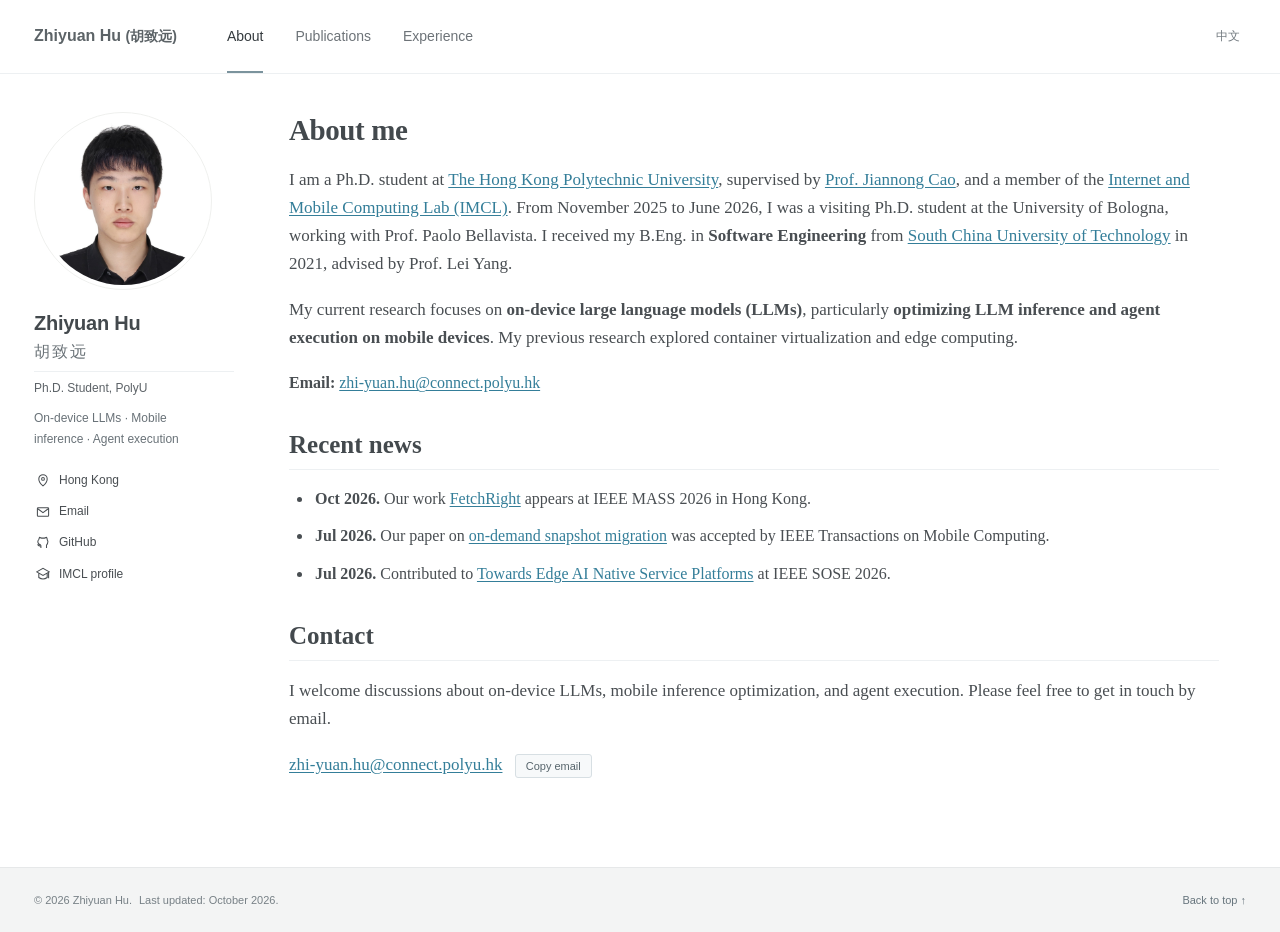
<file: index.html>
<!doctype html><html lang="en"><head><meta charset="utf-8"><meta name="viewport" content="width=device-width, initial-scale=1"><meta name="description" content="About — Zhiyuan Hu. On-device LLMs · Mobile inference · Agent execution"><meta name="theme-color" content="#ffffff"><title>About - Zhiyuan Hu (胡致远)</title><link rel="icon" href="assets/favicon.svg" type="image/svg+xml"><link rel="stylesheet" href="styles.css"><script src="app.js" defer></script></head><body>
<a class="skip-link" href="#main"><span data-zh="跳转到正文">Skip to content</span></a><header class="masthead"><div class="masthead-inner"><a class="site-title" href="index.html">Zhiyuan Hu <span lang="zh-Hans">(胡致远)</span></a><nav class="desktop-nav" aria-label="Main navigation"><a href="index.html" aria-current="page"><span data-zh="关于我">About</span></a><a href="publications.html"><span data-zh="学术论文">Publications</span></a><a href="experience.html"><span data-zh="经历与服务">Experience</span></a></nav><button id="language-toggle" aria-label="Switch to Chinese">中文</button><button id="menu-toggle" aria-label="Open navigation" aria-expanded="false" aria-controls="mobile-nav">☰</button></div><nav class="mobile-nav" id="mobile-nav" aria-label="Mobile navigation" hidden><a href="index.html" aria-current="page"><span data-zh="关于我">About</span></a><a href="publications.html"><span data-zh="学术论文">Publications</span></a><a href="experience.html"><span data-zh="经历与服务">Experience</span></a></nav></header>
<div class="page-layout"><aside class="sidebar" aria-label="Profile"><a class="portrait-link" href="index.html"><img class="portrait" src="assets/zhiyuan-hu.jpg" alt="Zhiyuan Hu" width="170" height="170"></a><div class="profile-summary"><h2>Zhiyuan Hu <span lang="zh-Hans">胡致远</span></h2><p class="profile-role" data-zh="香港理工大学 · 博士研究生">Ph.D. Student, PolyU</p><p class="profile-interests" data-zh="端侧大语言模型 · 移动端推理 · 智能体执行">On-device LLMs · Mobile inference · Agent execution</p></div><ul class="profile-links"><li><svg viewBox="0 0 20 20" aria-hidden="true"><path d="M16 7c0 5-6 10-6 10S4 12 4 7a6 6 0 0 1 12 0Z"/><circle cx="10" cy="7" r="2"/></svg><span data-zh="中国香港">Hong Kong</span></li><li><svg viewBox="0 0 20 20" aria-hidden="true"><rect x="2" y="4" width="16" height="12" rx="1"/><path d="m2 5 8 6 8-6"/></svg><a href="mailto:zhi-yuan.hu@connect.polyu.hk"><span data-zh="电子邮件">Email</span></a></li><li><svg viewBox="0 0 20 20" aria-hidden="true"><path d="M7 17v-3c-4 1-4-2-5-2m13 5v-4c1-1 2-2 2-5 0-1-1-2-1-3 0-1 0-2-1-3l-3 1H8L5 2 4 5C1 8 3 12 7 13"/></svg><a href="https://github.com/zhiyuanGH" target="_blank" rel="noopener noreferrer">GitHub</a></li><li><svg viewBox="0 0 20 20" aria-hidden="true"><path d="m1 7 9-5 9 5-9 5Zm3 2v6c4 3 8 3 12 0V9M18 8v8"/></svg><a href="https://www4.comp.polyu.edu.hk/~labimcl/profile/zhiyuan-hu.html" target="_blank" rel="noopener noreferrer"><span data-zh="实验室主页">IMCL profile</span></a></li></ul></aside><main id="main" class="page-content"><h1 data-zh="关于我">About me</h1><p data-zh="我是&lt;a href=&quot;https://www.polyu.edu.hk/&quot; target=&quot;_blank&quot; rel=&quot;noopener noreferrer&quot;&gt;香港理工大学&lt;/a&gt;的博士研究生，导师是&lt;a href=&quot;https://www4.comp.polyu.edu.hk/~csjcao/&quot; target=&quot;_blank&quot; rel=&quot;noopener noreferrer&quot;&gt;曹建农教授&lt;/a&gt;，也是&lt;a href=&quot;https://www4.comp.polyu.edu.hk/~labimcl/&quot; target=&quot;_blank&quot; rel=&quot;noopener noreferrer&quot;&gt;互联网与移动计算实验室（IMCL）&lt;/a&gt;的成员。2025 年 11 月至 2026 年 6 月，我在博洛尼亚大学担任访问博士生，与 Paolo Bellavista 教授合作。我于 2021 年获得&lt;a href=&quot;https://www.scut.edu.cn/en/&quot; target=&quot;_blank&quot; rel=&quot;noopener noreferrer&quot;&gt;华南理工大学&lt;/a&gt;&lt;strong&gt;软件工程专业工学学士&lt;/strong&gt;学位，本科导师为杨磊教授。">I am a Ph.D. student at <a href="https://www.polyu.edu.hk/" target="_blank" rel="noopener noreferrer">The Hong Kong Polytechnic University</a>, supervised by <a href="https://www4.comp.polyu.edu.hk/~csjcao/" target="_blank" rel="noopener noreferrer">Prof. Jiannong Cao</a>, and a member of the <a href="https://www4.comp.polyu.edu.hk/~labimcl/" target="_blank" rel="noopener noreferrer">Internet and Mobile Computing Lab (IMCL)</a>. From November 2025 to June 2026, I was a visiting Ph.D. student at the University of Bologna, working with Prof. Paolo Bellavista. I received my B.Eng. in <strong>Software Engineering</strong> from <a href="https://www.scut.edu.cn/en/" target="_blank" rel="noopener noreferrer">South China University of Technology</a> in 2021, advised by Prof. Lei Yang.</p><p data-zh="我目前的研究聚焦于&lt;strong&gt;端侧大语言模型（LLM）&lt;/strong&gt;，尤其是&lt;strong&gt;移动设备上的 LLM 推理优化与智能体执行优化&lt;/strong&gt;。此前，我主要研究容器虚拟化与边缘计算。">My current research focuses on <strong>on-device large language models (LLMs)</strong>, particularly <strong>optimizing LLM inference and agent execution on mobile devices</strong>. My previous research explored container virtualization and edge computing.</p><p class="inline-contact"><strong>Email:</strong> <a href="mailto:zhi-yuan.hu@connect.polyu.hk">zhi-yuan.hu@connect.polyu.hk</a></p><section id="news"><h2 data-zh="近期动态">Recent news</h2><ul class="news-list"><li data-zh="&lt;strong&gt;2026 年 10 月。&lt;/strong&gt;我们的研究 &lt;a href=&quot;https://mass-conf.github.io/2026/technicalsessions.html&quot; target=&quot;_blank&quot; rel=&quot;noopener noreferrer&quot;&gt;FetchRight&lt;/a&gt; 在香港举办的 IEEE MASS 2026 上发表。"><strong>Oct 2026.</strong> Our work <a href="https://mass-conf.github.io/2026/technicalsessions.html" target="_blank" rel="noopener noreferrer">FetchRight</a> appears at IEEE MASS 2026 in Hong Kong.</li><li data-zh="&lt;strong&gt;2026 年 7 月。&lt;/strong&gt;我们的&lt;a href=&quot;https://doi.org/10.1109/TMC.2026.3720463&quot; target=&quot;_blank&quot; rel=&quot;noopener noreferrer&quot;&gt;按需快照迁移论文&lt;/a&gt;被 IEEE Transactions on Mobile Computing 录用。"><strong>Jul 2026.</strong> Our paper on <a href="https://doi.org/10.1109/TMC.2026.3720463" target="_blank" rel="noopener noreferrer">on-demand snapshot migration</a> was accepted by IEEE Transactions on Mobile Computing.</li><li data-zh="&lt;strong&gt;2026 年 7 月。&lt;/strong&gt;参与的研究 &lt;a href=&quot;https://dblp.org/rec/conf/sose/CaoHZSL26&quot; target=&quot;_blank&quot; rel=&quot;noopener noreferrer&quot;&gt;Towards Edge AI Native Service Platforms&lt;/a&gt; 在 IEEE SOSE 2026 发表。"><strong>Jul 2026.</strong> Contributed to <a href="https://dblp.org/rec/conf/sose/CaoHZSL26" target="_blank" rel="noopener noreferrer">Towards Edge AI Native Service Platforms</a> at IEEE SOSE 2026.</li></ul></section><section id="contact"><h2 data-zh="联系我">Contact</h2><p data-zh="欢迎交流端侧大语言模型、移动设备推理优化与智能体执行相关的研究问题。你可以通过邮件联系我。">I welcome discussions about on-device LLMs, mobile inference optimization, and agent execution. Please feel free to get in touch by email.</p><p><a href="mailto:zhi-yuan.hu@connect.polyu.hk">zhi-yuan.hu@connect.polyu.hk</a> <button id="copy-email" class="small-button"><span data-zh="复制邮箱">Copy email</span></button></p></section></main></div>
<footer class="site-footer"><div><span>© 2026 Zhiyuan Hu.</span> <span data-zh="更新于 2026 年 10 月。">Last updated: October 2026.</span><a href="#"><span data-zh="回到顶部">Back to top</span> ↑</a></div></footer>
<dialog id="citation-dialog" aria-labelledby="citation-title"><div class="dialog-heading"><h2 id="citation-title"><span data-zh="引用论文">Cite this work</span></h2><button class="close-dialog" aria-label="Close citation">×</button></div><pre id="citation-text"></pre><p id="citation-status" role="status" aria-live="polite"></p><button class="small-button" id="copy-citation"><span data-zh="复制 BibTeX">Copy BibTeX</span></button></dialog><div id="toast" class="toast" role="status" aria-live="polite"></div>
</body></html>
</file>
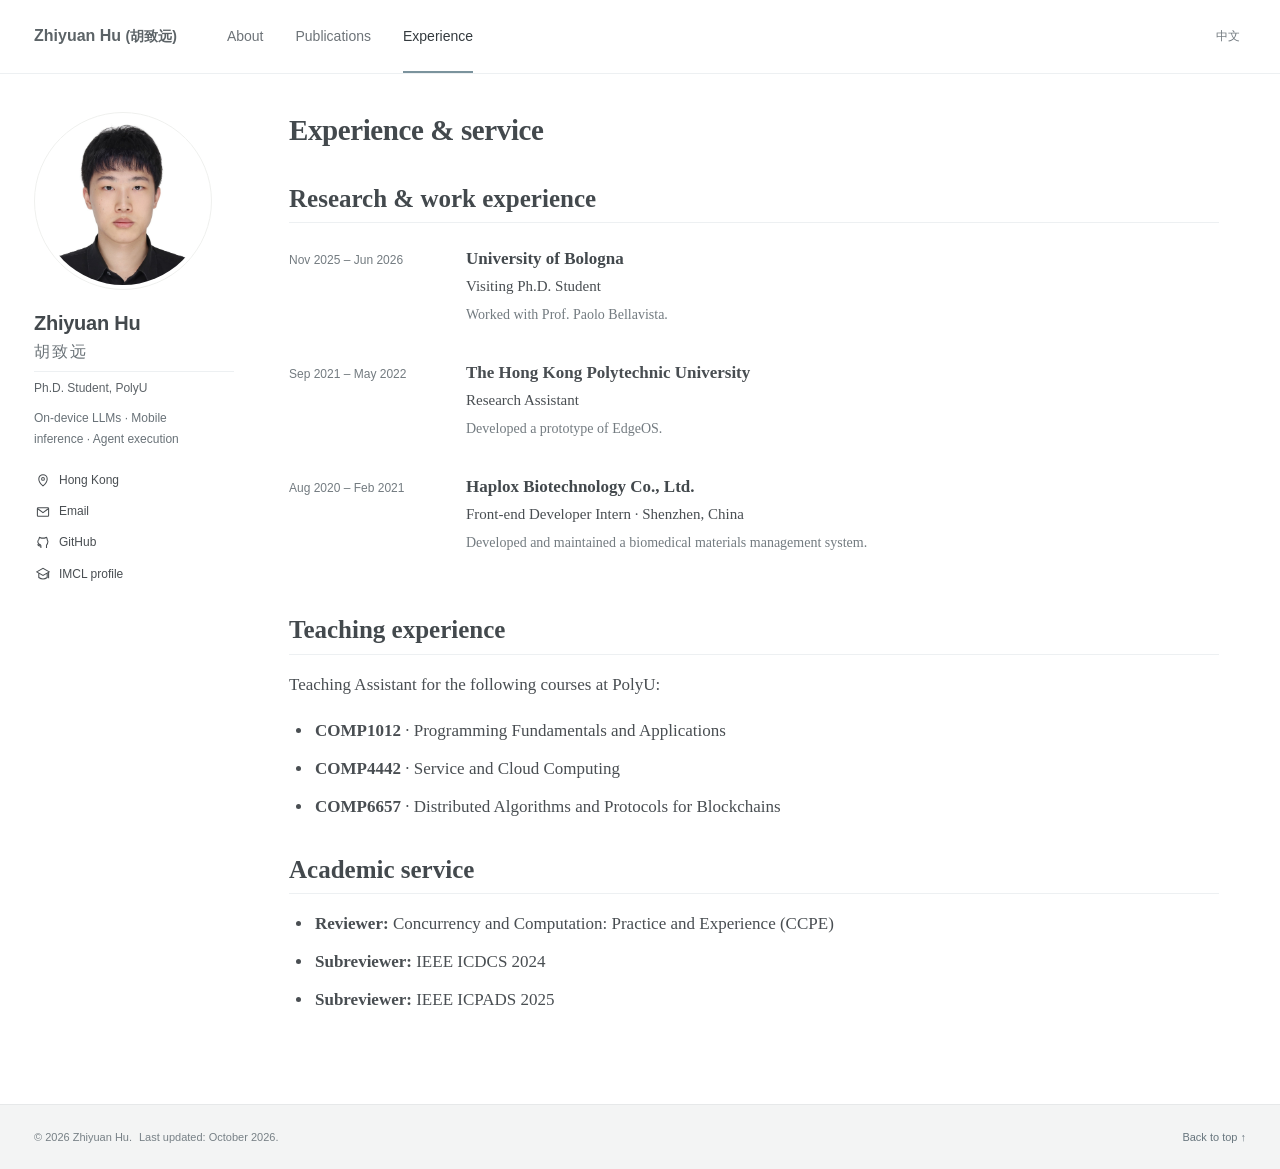
<file: experience.html>
<!doctype html><html lang="en"><head><meta charset="utf-8"><meta name="viewport" content="width=device-width, initial-scale=1"><meta name="description" content="Experience — Zhiyuan Hu. On-device LLMs · Mobile inference · Agent execution"><meta name="theme-color" content="#ffffff"><title>Experience - Zhiyuan Hu (胡致远)</title><link rel="icon" href="assets/favicon.svg" type="image/svg+xml"><link rel="stylesheet" href="styles.css"><script src="app.js" defer></script></head><body>
<a class="skip-link" href="#main"><span data-zh="跳转到正文">Skip to content</span></a><header class="masthead"><div class="masthead-inner"><a class="site-title" href="index.html">Zhiyuan Hu <span lang="zh-Hans">(胡致远)</span></a><nav class="desktop-nav" aria-label="Main navigation"><a href="index.html"><span data-zh="关于我">About</span></a><a href="publications.html"><span data-zh="学术论文">Publications</span></a><a href="experience.html" aria-current="page"><span data-zh="经历与服务">Experience</span></a></nav><button id="language-toggle" aria-label="Switch to Chinese">中文</button><button id="menu-toggle" aria-label="Open navigation" aria-expanded="false" aria-controls="mobile-nav">☰</button></div><nav class="mobile-nav" id="mobile-nav" aria-label="Mobile navigation" hidden><a href="index.html"><span data-zh="关于我">About</span></a><a href="publications.html"><span data-zh="学术论文">Publications</span></a><a href="experience.html" aria-current="page"><span data-zh="经历与服务">Experience</span></a></nav></header>
<div class="page-layout"><aside class="sidebar" aria-label="Profile"><a class="portrait-link" href="index.html"><img class="portrait" src="assets/zhiyuan-hu.jpg" alt="Zhiyuan Hu" width="170" height="170"></a><div class="profile-summary"><h2>Zhiyuan Hu <span lang="zh-Hans">胡致远</span></h2><p class="profile-role" data-zh="香港理工大学 · 博士研究生">Ph.D. Student, PolyU</p><p class="profile-interests" data-zh="端侧大语言模型 · 移动端推理 · 智能体执行">On-device LLMs · Mobile inference · Agent execution</p></div><ul class="profile-links"><li><svg viewBox="0 0 20 20" aria-hidden="true"><path d="M16 7c0 5-6 10-6 10S4 12 4 7a6 6 0 0 1 12 0Z"/><circle cx="10" cy="7" r="2"/></svg><span data-zh="中国香港">Hong Kong</span></li><li><svg viewBox="0 0 20 20" aria-hidden="true"><rect x="2" y="4" width="16" height="12" rx="1"/><path d="m2 5 8 6 8-6"/></svg><a href="mailto:zhi-yuan.hu@connect.polyu.hk"><span data-zh="电子邮件">Email</span></a></li><li><svg viewBox="0 0 20 20" aria-hidden="true"><path d="M7 17v-3c-4 1-4-2-5-2m13 5v-4c1-1 2-2 2-5 0-1-1-2-1-3 0-1 0-2-1-3l-3 1H8L5 2 4 5C1 8 3 12 7 13"/></svg><a href="https://github.com/zhiyuanGH" target="_blank" rel="noopener noreferrer">GitHub</a></li><li><svg viewBox="0 0 20 20" aria-hidden="true"><path d="m1 7 9-5 9 5-9 5Zm3 2v6c4 3 8 3 12 0V9M18 8v8"/></svg><a href="https://www4.comp.polyu.edu.hk/~labimcl/profile/zhiyuan-hu.html" target="_blank" rel="noopener noreferrer"><span data-zh="实验室主页">IMCL profile</span></a></li></ul></aside><main id="main" class="page-content"><h1 data-zh="经历与学术服务">Experience & service</h1><section><h2 data-zh="科研与工作经历">Research & work experience</h2><div class="dated-entry"><div class="entry-date"><span data-zh="2025 年 11 月 – 2026 年 6 月">Nov 2025 – Jun 2026</span></div><div><h3>University of Bologna</h3><p data-zh="访问博士生">Visiting Ph.D. Student</p><p class="entry-detail" data-zh="与 Paolo Bellavista 教授合作。">Worked with Prof. Paolo Bellavista.</p></div></div><div class="dated-entry"><div class="entry-date"><span data-zh="2021 年 9 月 – 2022 年 5 月">Sep 2021 – May 2022</span></div><div><h3><a href="https://www.polyu.edu.hk/" target="_blank" rel="noopener noreferrer">The Hong Kong Polytechnic University</a></h3><p data-zh="研究助理">Research Assistant</p><p class="entry-detail" data-zh="参与 EdgeOS 原型系统开发。">Developed a prototype of EdgeOS.</p></div></div><div class="dated-entry"><div class="entry-date"><span data-zh="2020 年 8 月 – 2021 年 2 月">Aug 2020 – Feb 2021</span></div><div><h3>Haplox Biotechnology Co., Ltd.</h3><p data-zh="前端开发实习生 · Shenzhen, China">Front-end Developer Intern · Shenzhen, China</p><p class="entry-detail" data-zh="开发与维护生物医学材料管理系统。">Developed and maintained a biomedical materials management system.</p></div></div></section><section><h2 data-zh="教学经历">Teaching experience</h2><p data-zh="曾在香港理工大学担任以下课程的助教：">Teaching Assistant for the following courses at PolyU:</p><ul><li><strong>COMP1012</strong> · Programming Fundamentals and Applications</li><li><strong>COMP4442</strong> · Service and Cloud Computing</li><li><strong>COMP6657</strong> · Distributed Algorithms and Protocols for Blockchains</li></ul></section><section><h2 data-zh="学术服务">Academic service</h2><ul><li data-zh="&lt;strong&gt;审稿人：&lt;/strong&gt;Concurrency and Computation: Practice and Experience (CCPE)"><strong>Reviewer:</strong> Concurrency and Computation: Practice and Experience (CCPE)</li><li data-zh="&lt;strong&gt;协助审稿：&lt;/strong&gt;IEEE ICDCS 2024"><strong>Subreviewer:</strong> IEEE ICDCS 2024</li><li data-zh="&lt;strong&gt;协助审稿：&lt;/strong&gt;IEEE ICPADS 2025"><strong>Subreviewer:</strong> IEEE ICPADS 2025</li></ul></section></main></div>
<footer class="site-footer"><div><span>© 2026 Zhiyuan Hu.</span> <span data-zh="更新于 2026 年 10 月。">Last updated: October 2026.</span><a href="#"><span data-zh="回到顶部">Back to top</span> ↑</a></div></footer>
<dialog id="citation-dialog" aria-labelledby="citation-title"><div class="dialog-heading"><h2 id="citation-title"><span data-zh="引用论文">Cite this work</span></h2><button class="close-dialog" aria-label="Close citation">×</button></div><pre id="citation-text"></pre><p id="citation-status" role="status" aria-live="polite"></p><button class="small-button" id="copy-citation"><span data-zh="复制 BibTeX">Copy BibTeX</span></button></dialog><div id="toast" class="toast" role="status" aria-live="polite"></div>
</body></html>
</file>
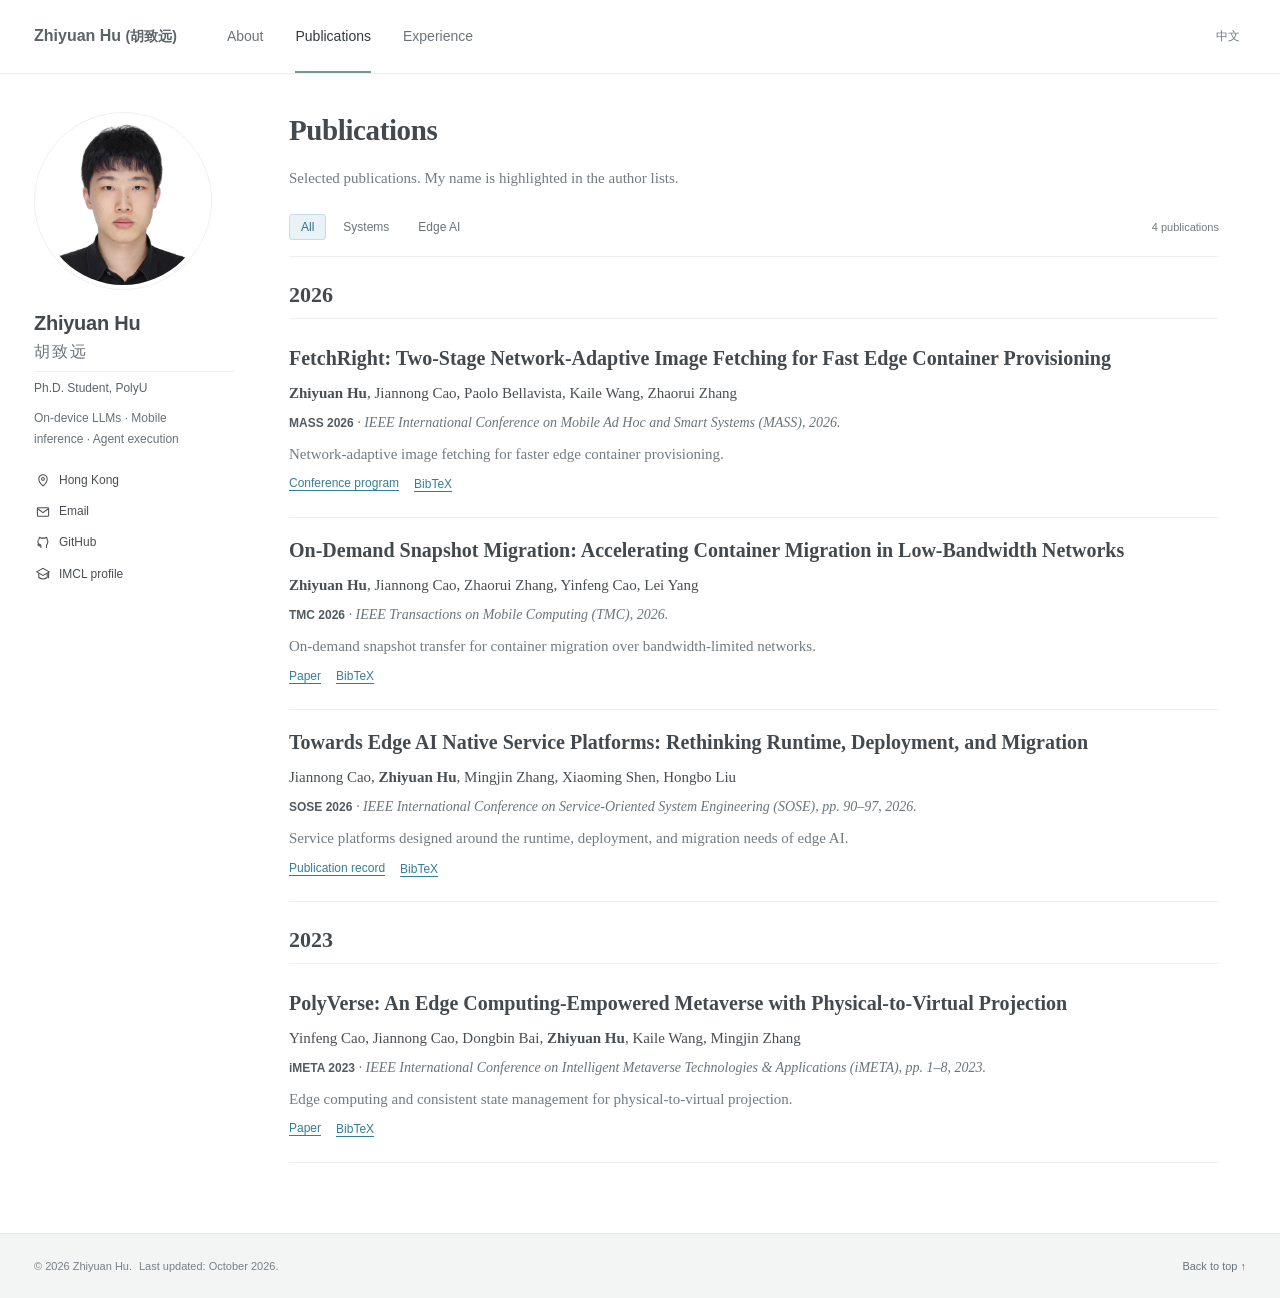
<file: publications.html>
<!doctype html><html lang="en"><head><meta charset="utf-8"><meta name="viewport" content="width=device-width, initial-scale=1"><meta name="description" content="Publications — Zhiyuan Hu. On-device LLMs · Mobile inference · Agent execution"><meta name="theme-color" content="#ffffff"><title>Publications - Zhiyuan Hu (胡致远)</title><link rel="icon" href="assets/favicon.svg" type="image/svg+xml"><link rel="stylesheet" href="styles.css"><script src="app.js" defer></script></head><body>
<a class="skip-link" href="#main"><span data-zh="跳转到正文">Skip to content</span></a><header class="masthead"><div class="masthead-inner"><a class="site-title" href="index.html">Zhiyuan Hu <span lang="zh-Hans">(胡致远)</span></a><nav class="desktop-nav" aria-label="Main navigation"><a href="index.html"><span data-zh="关于我">About</span></a><a href="publications.html" aria-current="page"><span data-zh="学术论文">Publications</span></a><a href="experience.html"><span data-zh="经历与服务">Experience</span></a></nav><button id="language-toggle" aria-label="Switch to Chinese">中文</button><button id="menu-toggle" aria-label="Open navigation" aria-expanded="false" aria-controls="mobile-nav">☰</button></div><nav class="mobile-nav" id="mobile-nav" aria-label="Mobile navigation" hidden><a href="index.html"><span data-zh="关于我">About</span></a><a href="publications.html" aria-current="page"><span data-zh="学术论文">Publications</span></a><a href="experience.html"><span data-zh="经历与服务">Experience</span></a></nav></header>
<div class="page-layout"><aside class="sidebar" aria-label="Profile"><a class="portrait-link" href="index.html"><img class="portrait" src="assets/zhiyuan-hu.jpg" alt="Zhiyuan Hu" width="170" height="170"></a><div class="profile-summary"><h2>Zhiyuan Hu <span lang="zh-Hans">胡致远</span></h2><p class="profile-role" data-zh="香港理工大学 · 博士研究生">Ph.D. Student, PolyU</p><p class="profile-interests" data-zh="端侧大语言模型 · 移动端推理 · 智能体执行">On-device LLMs · Mobile inference · Agent execution</p></div><ul class="profile-links"><li><svg viewBox="0 0 20 20" aria-hidden="true"><path d="M16 7c0 5-6 10-6 10S4 12 4 7a6 6 0 0 1 12 0Z"/><circle cx="10" cy="7" r="2"/></svg><span data-zh="中国香港">Hong Kong</span></li><li><svg viewBox="0 0 20 20" aria-hidden="true"><rect x="2" y="4" width="16" height="12" rx="1"/><path d="m2 5 8 6 8-6"/></svg><a href="mailto:zhi-yuan.hu@connect.polyu.hk"><span data-zh="电子邮件">Email</span></a></li><li><svg viewBox="0 0 20 20" aria-hidden="true"><path d="M7 17v-3c-4 1-4-2-5-2m13 5v-4c1-1 2-2 2-5 0-1-1-2-1-3 0-1 0-2-1-3l-3 1H8L5 2 4 5C1 8 3 12 7 13"/></svg><a href="https://github.com/zhiyuanGH" target="_blank" rel="noopener noreferrer">GitHub</a></li><li><svg viewBox="0 0 20 20" aria-hidden="true"><path d="m1 7 9-5 9 5-9 5Zm3 2v6c4 3 8 3 12 0V9M18 8v8"/></svg><a href="https://www4.comp.polyu.edu.hk/~labimcl/profile/zhiyuan-hu.html" target="_blank" rel="noopener noreferrer"><span data-zh="实验室主页">IMCL profile</span></a></li></ul></aside><main id="main" class="page-content"><h1 data-zh="学术论文">Publications</h1><p class="page-intro" data-zh="以下为部分研究成果，我的姓名已在作者列表中加粗。">Selected publications. My name is highlighted in the author lists.</p><div class="publication-toolbar"><div class="filters" role="group" aria-label="Filter publications"><button class="filter active" data-filter="all" aria-pressed="true"><span data-zh="全部">All</span></button><button class="filter " data-filter="systems" aria-pressed="false"><span data-zh="计算系统">Systems</span></button><button class="filter " data-filter="ai" aria-pressed="false"><span data-zh="边缘智能">Edge AI</span></button></div><span id="pub-count" aria-live="polite">4 publications</span></div><h2 class="year-heading" data-zh="2026">2026</h2><article class="publication" id="pub-fetchright" data-category="systems"><h3>FetchRight: Two-Stage Network-Adaptive Image Fetching for Fast Edge Container Provisioning</h3><p class="authors"><strong>Zhiyuan Hu</strong>, Jiannong Cao, Paolo Bellavista, Kaile Wang, Zhaorui Zhang</p><p class="venue"><strong>MASS 2026</strong> · IEEE International Conference on Mobile Ad Hoc and Smart Systems (MASS), 2026.</p><p class="pub-summary" data-zh="根据网络条件调整镜像拉取策略，加速边缘环境中的容器部署。">Network-adaptive image fetching for faster edge container provisioning.</p><div class="publication-links"><a href="https://mass-conf.github.io/2026/technicalsessions.html" target="_blank" rel="noopener noreferrer"><span data-zh="会议日程">Conference program</span></a><button class="bibtex-button" data-citation="fetchright">BibTeX</button></div></article><article class="publication" id="pub-snapshot" data-category="systems"><h3>On-Demand Snapshot Migration: Accelerating Container Migration in Low-Bandwidth Networks</h3><p class="authors"><strong>Zhiyuan Hu</strong>, Jiannong Cao, Zhaorui Zhang, Yinfeng Cao, Lei Yang</p><p class="venue"><strong>TMC 2026</strong> · IEEE Transactions on Mobile Computing (TMC), 2026.</p><p class="pub-summary" data-zh="通过按需传输快照数据，提升低带宽网络中的容器迁移效率。">On-demand snapshot transfer for container migration over bandwidth-limited networks.</p><div class="publication-links"><a href="https://doi.org/10.1109/TMC.2026.3720463" target="_blank" rel="noopener noreferrer"><span data-zh="论文">Paper</span></a><button class="bibtex-button" data-citation="snapshot">BibTeX</button></div></article><article class="publication" id="pub-platform" data-category="ai systems"><h3>Towards Edge AI Native Service Platforms: Rethinking Runtime, Deployment, and Migration</h3><p class="authors">Jiannong Cao, <strong>Zhiyuan Hu</strong>, Mingjin Zhang, Xiaoming Shen, Hongbo Liu</p><p class="venue"><strong>SOSE 2026</strong> · IEEE International Conference on Service-Oriented System Engineering (SOSE), pp. 90–97, 2026.</p><p class="pub-summary" data-zh="面向边缘人工智能的运行时、部署与迁移需求，探索服务平台设计。">Service platforms designed around the runtime, deployment, and migration needs of edge AI.</p><div class="publication-links"><a href="https://dblp.org/rec/conf/sose/CaoHZSL26" target="_blank" rel="noopener noreferrer"><span data-zh="论文记录">Publication record</span></a><button class="bibtex-button" data-citation="platform">BibTeX</button></div></article><h2 class="year-heading" data-zh="2023">2023</h2><article class="publication" id="pub-polyverse" data-category="ai systems"><h3>PolyVerse: An Edge Computing-Empowered Metaverse with Physical-to-Virtual Projection</h3><p class="authors">Yinfeng Cao, Jiannong Cao, Dongbin Bai, <strong>Zhiyuan Hu</strong>, Kaile Wang, Mingjin Zhang</p><p class="venue"><strong>iMETA 2023</strong> · IEEE International Conference on Intelligent Metaverse Technologies &amp; Applications (iMETA), pp. 1–8, 2023.</p><p class="pub-summary" data-zh="利用边缘计算和一致性状态管理，实现物理世界到虚拟环境的映射。">Edge computing and consistent state management for physical-to-virtual projection.</p><div class="publication-links"><a href="https://doi.org/10.1109/iMETA59369.2023.10294558" target="_blank" rel="noopener noreferrer"><span data-zh="论文">Paper</span></a><button class="bibtex-button" data-citation="polyverse">BibTeX</button></div></article></main></div>
<footer class="site-footer"><div><span>© 2026 Zhiyuan Hu.</span> <span data-zh="更新于 2026 年 10 月。">Last updated: October 2026.</span><a href="#"><span data-zh="回到顶部">Back to top</span> ↑</a></div></footer>
<dialog id="citation-dialog" aria-labelledby="citation-title"><div class="dialog-heading"><h2 id="citation-title"><span data-zh="引用论文">Cite this work</span></h2><button class="close-dialog" aria-label="Close citation">×</button></div><pre id="citation-text"></pre><p id="citation-status" role="status" aria-live="polite"></p><button class="small-button" id="copy-citation"><span data-zh="复制 BibTeX">Copy BibTeX</span></button></dialog><div id="toast" class="toast" role="status" aria-live="polite"></div>
</body></html>
</file>
<file: styles.css>
:root{--ink:#494e52;--muted:#737b80;--blue:#347e99;--line:#edf0f2;--sans:-apple-system,BlinkMacSystemFont,'Segoe UI','PingFang SC','Microsoft YaHei',Arial,sans-serif;--body:Georgia,'Times New Roman','Songti SC',serif}*{box-sizing:border-box}html{scroll-behavior:smooth;scroll-padding-top:26px}body{margin:0;background:#fff;color:var(--ink);font-family:var(--body);font-size:17px;line-height:1.65}a{color:var(--blue);text-decoration:underline;text-underline-offset:2px}a:hover{color:#205971}a:focus-visible,button:focus-visible{outline:2px solid var(--blue);outline-offset:4px}button{font-family:var(--sans);cursor:pointer;color:var(--ink)}.masthead{border-bottom:1px solid var(--line);font-family:var(--sans);background:#fff}.masthead-inner{max-width:1280px;padding:23px 34px;display:flex;align-items:center;gap:34px;margin:0 auto;min-height:73px}.site-title{font-size:16px;font-weight:700;color:#5c6367;text-decoration:none;white-space:nowrap;margin-right:16px}.site-title span{font-weight:600;font-size:14px}.desktop-nav{display:flex;align-items:center;gap:32px;font-size:14px}.desktop-nav a,.mobile-nav a{color:#6d7378;text-decoration:none;position:relative}.desktop-nav a:hover,.desktop-nav a[aria-current=page]{color:#343a3e}.desktop-nav a[aria-current=page]:after{content:'';position:absolute;left:0;right:0;bottom:-25px;height:2px;background:#7b939d}#language-toggle{border:0;background:transparent;color:#737b80;margin-left:auto;font-size:12px;padding:4px 6px}#menu-toggle{display:none;border:0;background:transparent;font-size:20px;padding:0 4px}.mobile-nav{padding:0 24px 18px;font-size:14px;gap:20px;flex-wrap:wrap}.mobile-nav:not([hidden]){display:flex}.page-layout{max-width:1280px;margin:0 auto;display:grid;grid-template-columns:200px minmax(0,1fr);gap:55px;padding:38px 34px 70px;min-height:calc(100vh - 151px);align-items:start}.sidebar{font-family:var(--sans);font-size:13px;position:sticky;top:30px}.portrait-link{display:block;width:178px;margin:0 0 18px}.portrait{display:block;width:178px;height:178px;object-fit:cover;object-position:50% 33%;border-radius:50%;padding:4px;border:1px solid #eff0ee;background:#fff}.sidebar h2{font-family:var(--sans);font-size:20px;line-height:1.5;margin:0 0 7px;font-weight:700;letter-spacing:-.25px}.sidebar h2 span{display:block;font-size:16px;font-weight:400;letter-spacing:2px;color:#6b7378;margin-top:2px}.profile-role{font-size:12px;margin:0 0 9px;color:#5c6267}.profile-interests{font-size:12px;line-height:1.8;color:#697278;margin:0 0 20px;max-width:180px}.profile-links{margin:0;padding:0;list-style:none;font-size:12px}.profile-links li{display:flex;align-items:center;gap:9px;line-height:1.6;margin:0 0 12px}.profile-links svg{width:14px;height:14px;fill:none;stroke:currentColor;stroke-width:1.5;flex-shrink:0}.profile-links a{color:var(--ink);text-decoration:none}.profile-links a:hover{color:var(--blue);text-decoration:underline}.page-content{min-width:0;padding-top:0;max-width:930px}h1,h2,h3{color:#43494d;line-height:1.3}h1{font-size:29px;letter-spacing:-.4px;margin:0 0 16px;font-weight:700}h2{font-size:25px;margin:33px 0 16px;padding-bottom:7px;border-bottom:1px solid var(--line)}h3{font-size:19px;margin:0 0 6px}p{margin:0 0 18px}strong{font-weight:700}ul{padding-left:24px;margin:0 0 20px}li{padding-left:2px;margin-bottom:10px}.inline-contact{font-size:16px}.research-list li{margin-bottom:12px}.news-list{font-size:16px}.news-list li{margin-bottom:11px}.page-intro{color:var(--muted);font-size:15px;margin-bottom:24px}.dated-entry{display:grid;grid-template-columns:157px minmax(0,1fr);gap:20px;padding:9px 0 23px}.entry-date{font-family:var(--sans);font-size:12px;color:var(--muted);padding-top:3px}.dated-entry h3{font-size:17px;font-weight:600;margin:0 0 4px}.dated-entry h3 a{color:var(--ink);text-decoration:none}.dated-entry h3 a:hover{color:var(--blue)}.dated-entry p{font-size:15px;margin:0 0 4px}.dated-entry .entry-detail{font-size:14px;color:var(--muted)}.publication-toolbar{display:flex;justify-content:space-between;align-items:center;gap:18px;border-bottom:1px solid var(--line);padding-bottom:16px;margin-bottom:16px;font-family:var(--sans)}.filters{display:flex;gap:5px}.filter{background:transparent;border:1px solid transparent;border-radius:3px;padding:5px 11px;font-size:12px;color:#6b7479}.filter:hover{border-color:#c9d8df}.filter.active{background:#e9f2f6;border-color:#c7dce5;color:#2e708a}.publication-toolbar>span{font-size:11px;color:var(--muted)}h2.year-heading{font-size:22px;margin:24px 0 7px;padding-bottom:8px}.publication{padding:18px 0 23px;border-bottom:1px solid var(--line)}.publication[hidden]{display:none}.publication h3{font-size:20px;line-height:1.45;margin:0 0 8px;font-weight:700;max-width:880px}.authors{font-size:15px;margin:0 0 4px;line-height:1.7}.venue{font-size:14px;font-style:italic;margin:0 0 8px;color:#6b7479}.venue strong{font-style:normal;color:#535b60;font-family:var(--sans);font-size:12px}.pub-summary{font-size:15px;color:var(--muted);margin:0 0 8px}.publication-links{display:flex;align-items:center;gap:15px;font-family:var(--sans);font-size:12px}.publication-links a,.publication-links button{font-size:12px;color:var(--blue);padding:0;border:0;background:transparent;text-decoration:underline;text-underline-offset:3px}.project-entry h2{font-size:23px;margin-bottom:7px}.project-entry p{font-size:16px;margin-bottom:12px}.project-entry .entry-meta{font-size:12px;font-family:var(--sans);color:var(--muted);margin-bottom:11px}.project-link{font-size:13px!important}.small-button{font-size:11px;border:1px solid #d7dfe3;background:#f7f9fa;padding:5px 10px;border-radius:3px;color:#57656c;margin-left:8px;vertical-align:middle}.small-button:hover{background:#eaf3f7}.site-footer{background:#f3f4f4;border-top:1px solid #e6e8e9;font-family:var(--sans);font-size:11px;color:#778086}.site-footer>div{max-width:1280px;padding:23px 34px;margin:auto;display:flex;gap:7px;align-items:center}.site-footer a{margin-left:auto;color:#67757d;text-decoration:none}.skip-link{position:fixed;top:-60px;left:15px;padding:10px;background:#fff;border:1px solid var(--blue);z-index:50;font-family:var(--sans);font-size:13px}.skip-link:focus{top:10px}dialog{border:1px solid #cedbe1;border-radius:5px;background:#fff;color:var(--ink);width:calc(100% - 32px);max-width:720px;padding:25px;box-shadow:0 15px 70px #28363d3d}dialog::backdrop{background:#28363d77}.dialog-heading{display:flex;align-items:center;justify-content:space-between;gap:20px}.dialog-heading h2{font-size:23px;border:0;margin:0;padding:0}.close-dialog{border:0;background:transparent;font-size:28px;padding:0 5px;line-height:1}dialog pre{background:#f3f6f7;padding:18px;font-size:12px;white-space:pre-wrap;overflow-wrap:anywhere;line-height:1.7}dialog .small-button{margin-left:0}#citation-status{font-family:var(--sans);font-size:12px;color:var(--blue);min-height:1.6em}.toast{position:fixed;bottom:25px;left:50%;transform:translateX(-50%);background:#3b4c56;color:white;padding:10px 18px;font:12px var(--sans);opacity:0;pointer-events:none;transition:opacity .2s;z-index:50;border-radius:3px;max-width:90vw}.toast.visible{opacity:1}body:has(dialog[open]){overflow:hidden}html[lang=zh-Hans] .page-content{font-family:'Songti SC','SimSun',var(--body);line-height:1.9}html[lang=zh-Hans] h1,html[lang=zh-Hans] h2{line-height:1.5}html[lang=zh-Hans] .entry-date{font-family:var(--sans)}
@media(min-width:1450px){.page-layout{grid-template-columns:220px minmax(0,1fr);gap:70px}}
@media(max-width:1000px){.masthead-inner{gap:24px;padding:21px 26px}.desktop-nav{gap:22px}.page-layout{padding:33px 26px 60px;grid-template-columns:180px minmax(0,1fr);gap:32px}.portrait,.portrait-link{width:160px}.portrait{height:160px}.site-title{font-size:15px;margin-right:0}.dated-entry{grid-template-columns:125px minmax(0,1fr);gap:18px}.entry-date{font-size:11px}.site-footer>div{padding-left:26px;padding-right:26px}}
@media(max-width:760px){body{font-size:16px}.masthead-inner{padding:17px 22px;min-height:64px;gap:15px}.desktop-nav{display:none}#menu-toggle{display:block}.site-title{font-size:15px}.site-title span{font-size:13px}.page-layout{display:block;padding:24px 22px 46px}.sidebar{position:static;display:grid;grid-template-columns:95px 1fr;column-gap:20px;row-gap:0;border-bottom:1px solid var(--line);padding-bottom:20px;margin-bottom:27px;align-items:center}.portrait-link{width:95px;grid-row:1/3;margin:0}.portrait{width:95px;height:95px;padding:3px}.sidebar h2{font-size:20px;line-height:1.35}.sidebar h2 span{display:inline-block;font-size:14px;letter-spacing:1px;margin-left:8px;margin-top:0}.profile-role{font-size:12px;margin-bottom:4px}.profile-interests{max-width:none;font-size:11px;margin:0}.profile-links{grid-column:2;display:flex;gap:15px;flex-wrap:wrap;font-size:11px;margin-top:9px}.profile-links li{margin:0;gap:5px}.profile-links li:first-child{display:none}.profile-links svg{width:12px;height:12px}h1{font-size:27px}h2{font-size:23px;margin-top:29px}.page-content{max-width:none}.dated-entry{grid-template-columns:140px 1fr;gap:15px}.publication h3{font-size:19px}.publication{padding-bottom:21px}.project-entry h2{font-size:22px}.site-footer>div{padding:20px 22px;font-size:10px;flex-wrap:wrap}.site-footer a{margin-left:auto}html[lang=zh-Hans] .sidebar h2 span{display:none}}
@media(max-width:440px){.masthead-inner{padding:16px 18px;gap:10px}.site-title{font-size:14px}.site-title span{font-size:12px}.page-layout{padding:22px 18px 40px}.sidebar{grid-template-columns:83px 1fr;gap:0 16px}.portrait-link,.portrait{width:83px}.portrait{height:83px}.sidebar h2{font-size:18px}.sidebar h2 span{font-size:13px;margin-left:5px}.profile-links{font-size:10px;gap:12px;margin-top:8px}.profile-interests{font-size:10px}.profile-links svg{display:none}.profile-links li{gap:0}.profile-role{font-size:11px}.dated-entry{grid-template-columns:1fr;gap:5px;padding-top:4px}.entry-date{font-size:11px}.dated-entry h3{font-size:17px}.authors{font-size:14px}.pub-summary{font-size:14px}.publication h3{font-size:19px}.publication-toolbar{gap:10px}.filter{font-size:11px;padding:5px 9px}.publication-toolbar>span{font-size:10px}.site-footer>div{padding-left:18px;padding-right:18px}.project-entry p{font-size:15px}.mobile-nav{font-size:13px;gap:20px;padding-left:18px;padding-right:18px}}
@media(prefers-reduced-motion:reduce){html{scroll-behavior:auto}*,*:before,*:after{transition:none!important}}
</file>
